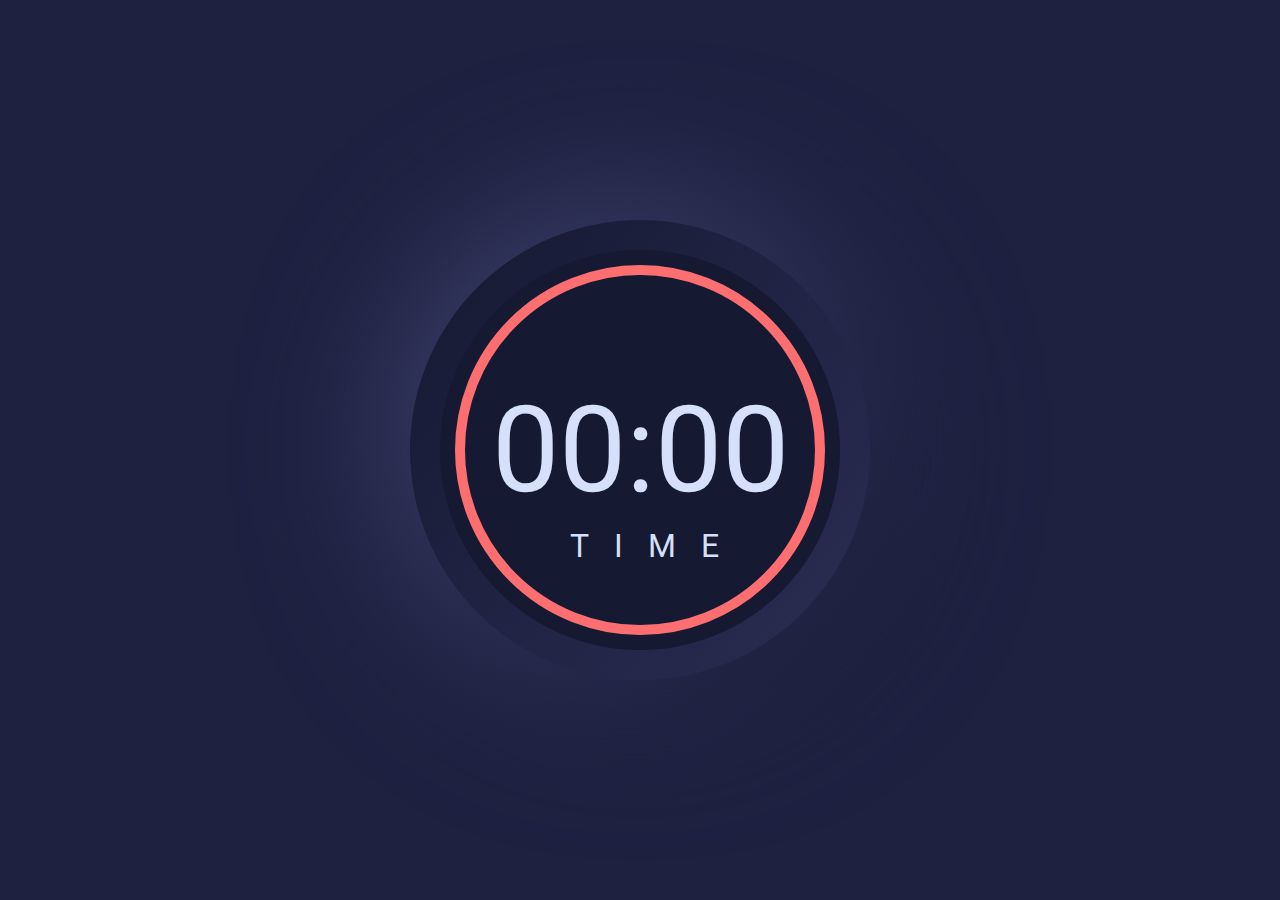
<file: clock.html>
<!DOCTYPE html>
<html lang="en">

<head>
    <meta charset="UTF-8">
    <meta http-equiv="X-UA-Compatible" content="IE=edge">
    <meta name="viewport" content="width=device-width, initial-scale=1.0">
    <title>Digital Clock Using JS</title>
    <link rel="stylesheet" href="clock.css">
</head>

<body>
    <div class="d-clock">
        <div class="inner-circle">
            <div>
                <span id="hr">00</span>
                <span id="dot">:</span>
                <span id="min">00</span>
            </div>
            <span class="time">time</span>
        </div>
    </div>

    <script>
        var hr = document.getElementById("hr")
var min = document.getElementById("min")

setInterval(() => {
    var today = new Date()
    var hour = today.getHours()
    var minutes = today.getMinutes()

    if (hour < 10) {
        hour = "0" + today.getHours()
    }
    if (minutes < 10) {
        minutes = "0" + today.getMinutes()
    }

    hr.innerHTML = hour
    min.innerHTML = minutes
}, 1000)
    </script>
</body>


</html>
</file>
<file: clock.css>
@import url('https://fonts.googleapis.com/css2?family=Roboto:wght@500&display=swap');
* {
    margin: 0;
    padding: 0;
    box-sizing: border-box;
    border: none;
    outline: none;
    font-family: 'Roboto', sans-serif;
    user-select: none;
}

body {
    display: flex;
    justify-content: center;
    align-items: center;
    min-height: 100vh;
    background-color: #1e2140;
}

.d-clock {
    width: 400px;
    height: 400px;
    border-radius: 50%;
    background-color: #151932;
    position: relative;
    display: flex;
    justify-content: center;
    align-items: center;
}

.d-clock::before {
    content: '';
    position: absolute;
    z-index: -2;
    width: 100%;
    height: 100%;
    border-radius: 50%;
    transform: scale(1.3);
    background: linear-gradient(130deg, #444776, #151932);
    filter: blur(50px);
}

.d-clock::after {
    content: '';
    position: absolute;
    z-index: -1;
    width: 100%;
    height: 100%;
    border-radius: 50%;
    transform: scale(1.15);
    background: linear-gradient(310deg, #2b2d53, #151932);
}

.inner-circle {
    width: 370px;
    height: 370px;
    border-radius: 50%;
    background: transparent;
    border: 10px solid #fd6e70;
    display: flex;
    justify-content: center;
    align-items: center;
    position: relative;
}

.inner-circle div {
    display: flex;
    font-size: 7.5em;
    color: #d6e0fa;
}

.inner-circle div #dot {
    animation: animate 1s cubic-bezier(1, 0, 0, 0) infinite;
}

@keyframes animate {
    from {
        opacity: 0;
    }
    to {
        opacity: 1;
    }
}

.inner-circle .time {
    position: absolute;
    top: 72%;
    left: 30%;
    font-size: 2em;
    color: #d6e0fa;
    text-transform: uppercase;
    letter-spacing: 25px;
}
</file>
